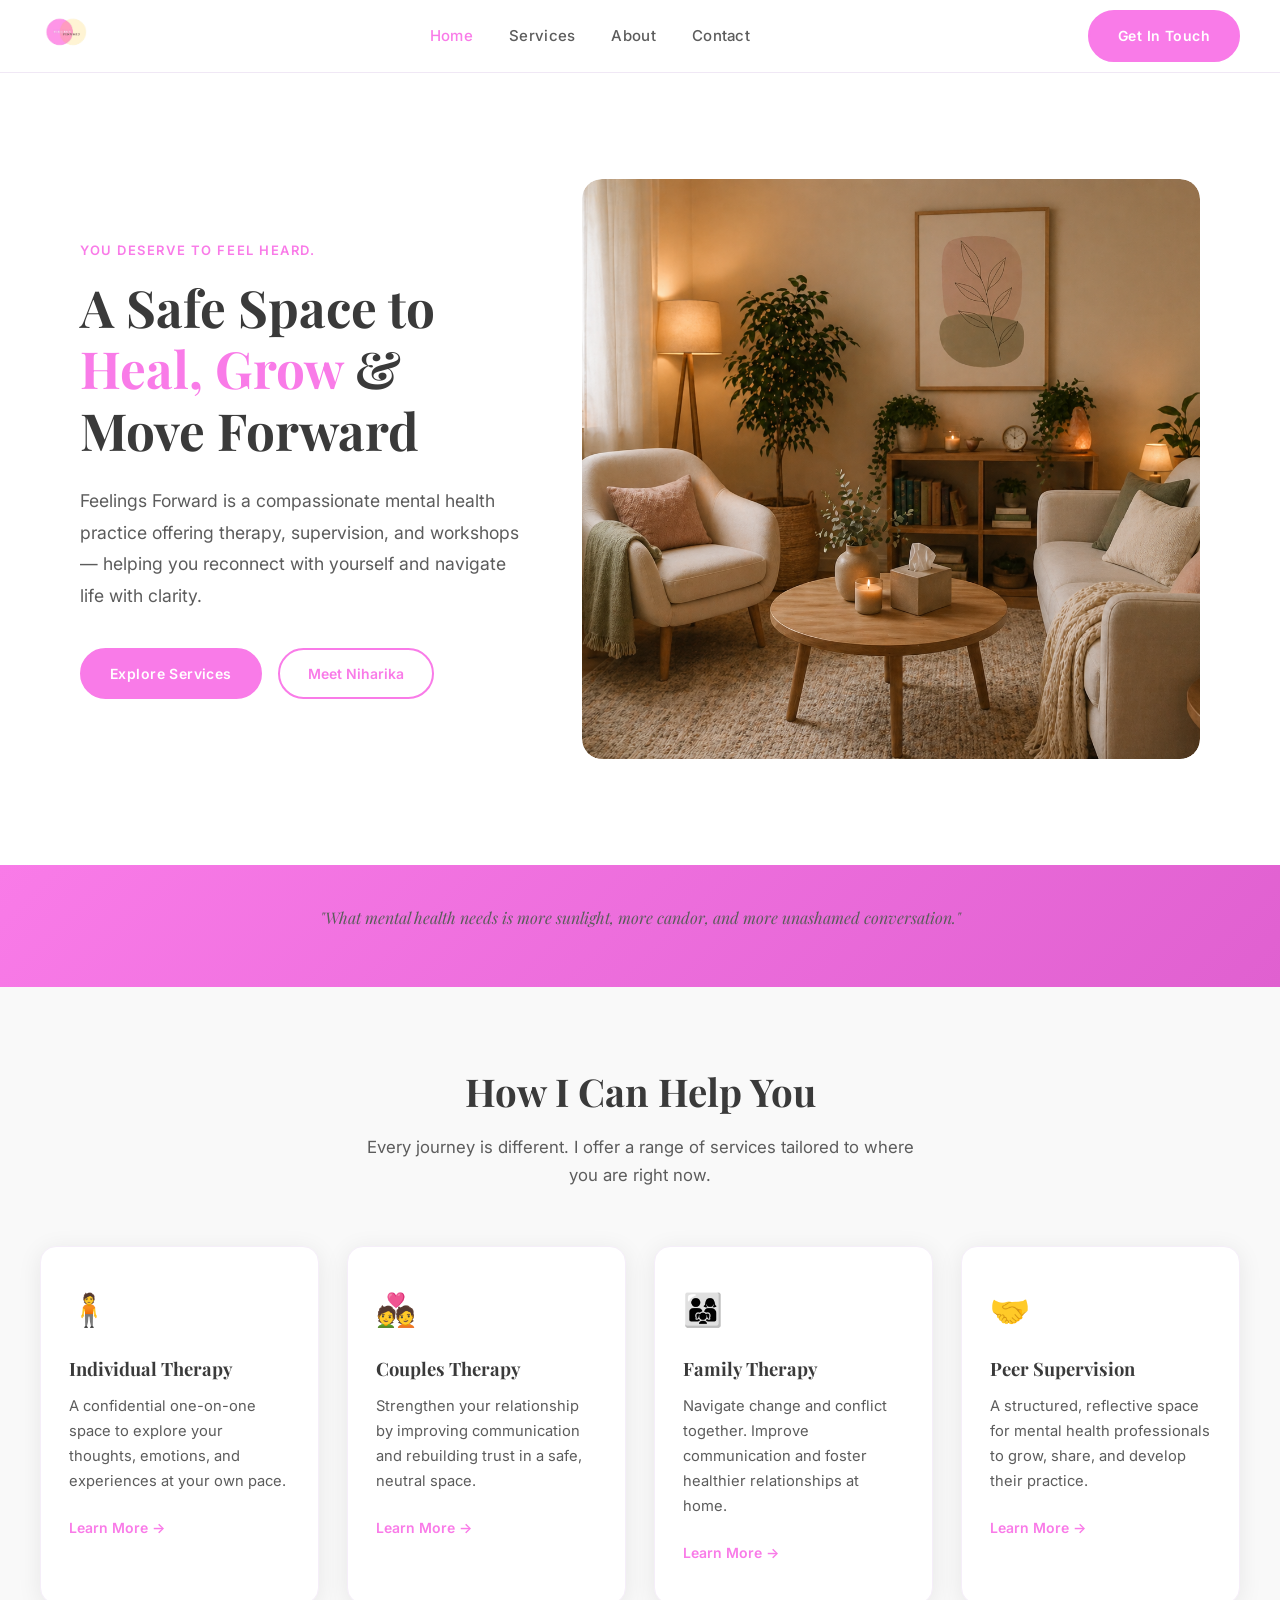
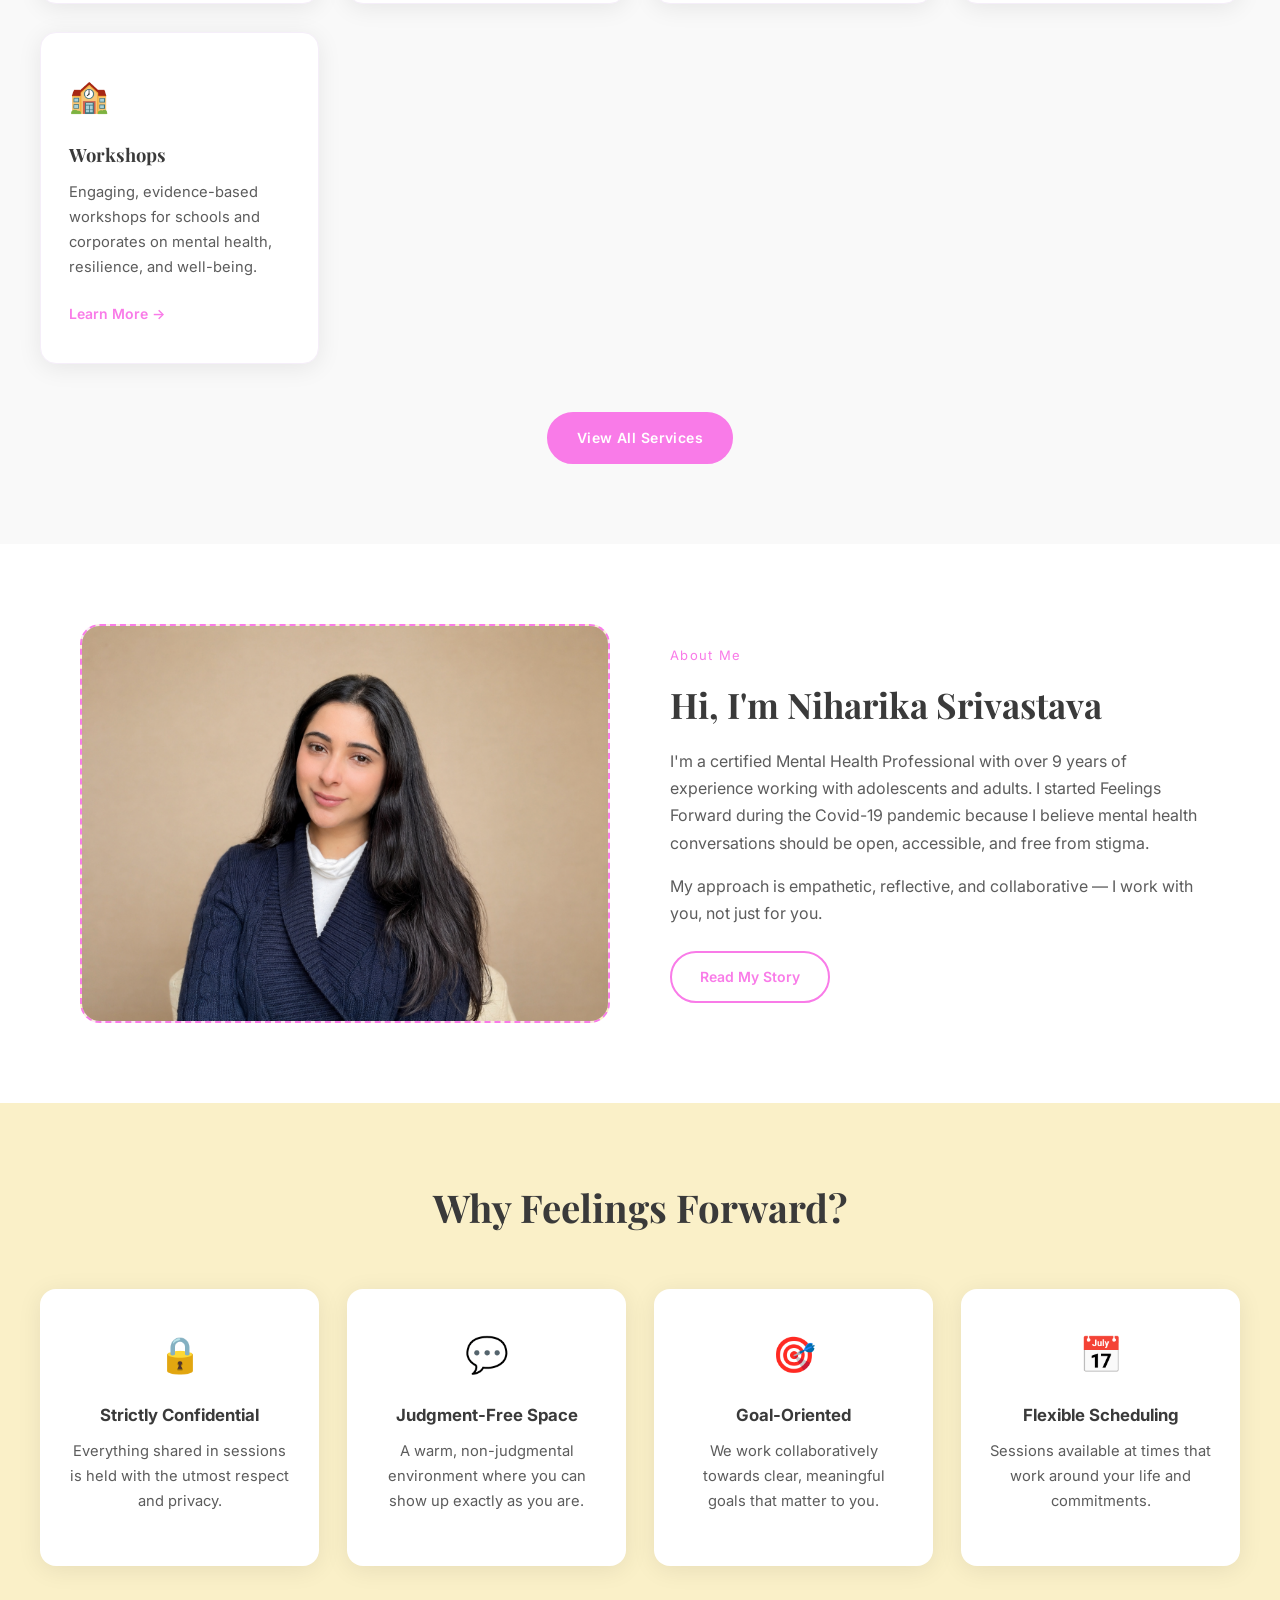
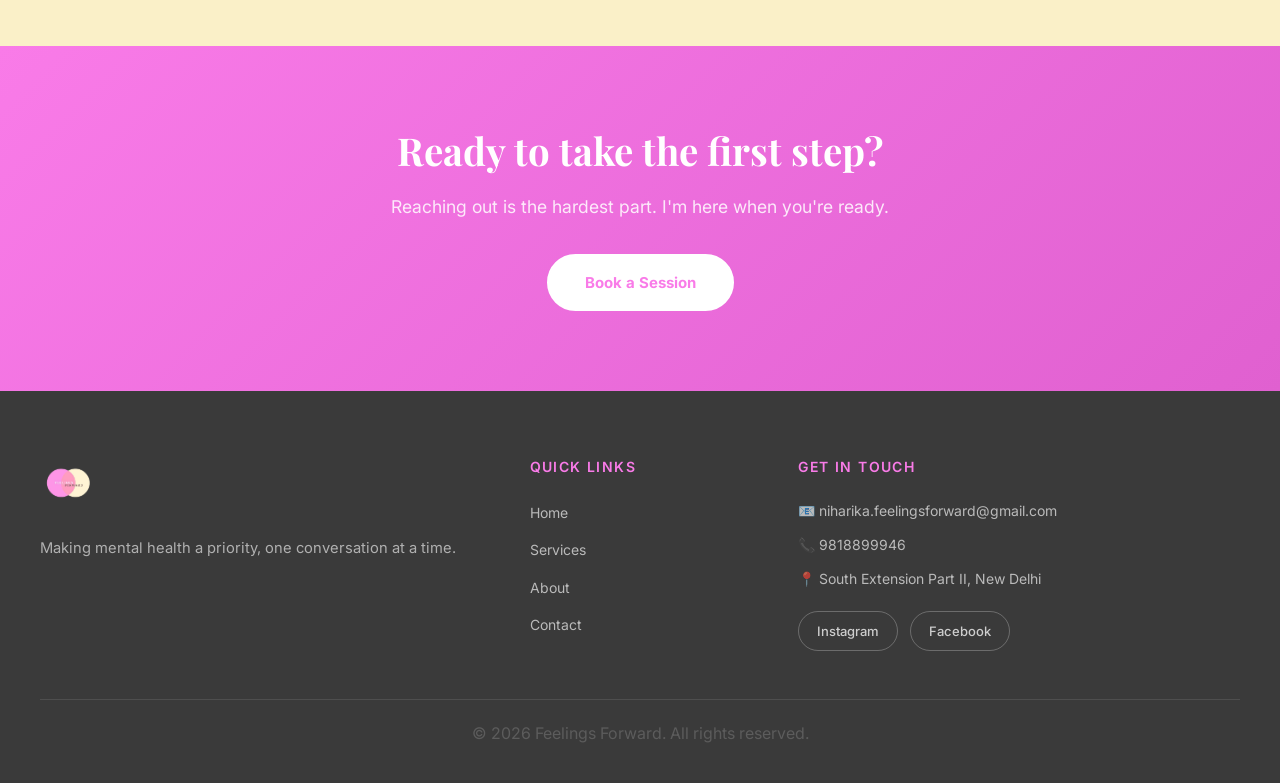
<file: index.html>
<!DOCTYPE html>
<html lang="en">
<head>
  <meta charset="UTF-8" />
  <meta name="viewport" content="width=device-width, initial-scale=1.0"/>
  <title>Feelings Forward | Mental Health Practice</title>
  <link rel="stylesheet" href="styles.css" />
  <link href="https://fonts.googleapis.com/css2?family=Playfair+Display:wght@400;600;700&family=Inter:wght@300;400;500;600&display=swap" rel="stylesheet"/>
</head>
<body>
  <!-- NAVBAR -->
  <nav class="navbar">
    <div class="nav-container">
      <a href="index.html" class="logo">
        <img src="logo.png" alt="Feelings Forward" class="logo-img"/>
      </a>
      <ul class="nav-links">
        <li><a href="index.html" class="active">Home</a></li>
        <li><a href="services.html">Services</a></li>
        <li><a href="about.html">About</a></li>
        <li><a href="contact.html">Contact</a></li>
      </ul>
      <a href="contact.html" class="btn-primary">Get In Touch</a>
      <div class="hamburger" onclick="toggleMenu()">
        <span></span><span></span><span></span>
      </div>
    </div>
  </nav>

  <!-- HERO -->
  <section class="hero">
    <div class="hero-content">
      <p class="hero-tagline">You deserve to feel heard.</p>
      <h1 class="hero-title">A Safe Space to <span class="highlight">Heal, Grow</span> & Move Forward</h1>
      <p class="hero-subtitle">Feelings Forward is a compassionate mental health practice offering therapy, supervision, and workshops — helping you reconnect with yourself and navigate life with clarity.</p>
      <div class="hero-buttons">
        <a href="services.html" class="btn-primary">Explore Services</a>
        <a href="about.html" class="btn-secondary">Meet Niharika</a>
      </div>
    </div>
    <div class="hero-image">
      <img src="hero-image.jpg" alt="Warm therapy room" class="hero-photo"/>
    </div>
  </section>

  <!-- INTRO STRIP -->
  <section class="intro-strip">
    <p>"What mental health needs is more sunlight, more candor, and more unashamed conversation."</p>
  </section>

  <!-- SERVICES PREVIEW -->
  <section class="section services-preview">
    <div class="section-header">
      <h2>How I Can Help You</h2>
      <p>Every journey is different. I offer a range of services tailored to where you are right now.</p>
    </div>
    <div class="services-grid">
      <div class="service-card">
        <div class="service-icon">🧍</div>
        <h3>Individual Therapy</h3>
        <p>A confidential one-on-one space to explore your thoughts, emotions, and experiences at your own pace.</p>
        <a href="services.html" class="card-link">Learn More →</a>
      </div>
      <div class="service-card">
        <div class="service-icon">💑</div>
        <h3>Couples Therapy</h3>
        <p>Strengthen your relationship by improving communication and rebuilding trust in a safe, neutral space.</p>
        <a href="services.html" class="card-link">Learn More →</a>
      </div>
      <div class="service-card">
        <div class="service-icon">👨‍👩‍👧</div>
        <h3>Family Therapy</h3>
        <p>Navigate change and conflict together. Improve communication and foster healthier relationships at home.</p>
        <a href="services.html" class="card-link">Learn More →</a>
      </div>
      <div class="service-card">
        <div class="service-icon">🤝</div>
        <h3>Peer Supervision</h3>
        <p>A structured, reflective space for mental health professionals to grow, share, and develop their practice.</p>
        <a href="services.html" class="card-link">Learn More →</a>
      </div>
      <div class="service-card">
        <div class="service-icon">🏫</div>
        <h3>Workshops</h3>
        <p>Engaging, evidence-based workshops for schools and corporates on mental health, resilience, and well-being.</p>
        <a href="services.html" class="card-link">Learn More →</a>
      </div>
    </div>
    <div class="section-cta">
      <a href="services.html" class="btn-primary">View All Services</a>
    </div>
  </section>

  <!-- ABOUT PREVIEW -->
  <section class="section about-preview">
   <div class="about-preview-image">
  <img src="niharika-home.jpg" alt="Niharika Srivastava" class="placeholder-img" style="width:100%;height:100%;object-fit:cover;border-radius:20px;" />
</div>
    </div>
    <div class="about-preview-content">
      <p class="section-label">About Me</p>
      <h2>Hi, I'm Niharika Srivastava</h2>
      <p>I'm a certified Mental Health Professional with over 9 years of experience working with adolescents and adults. I started Feelings Forward during the Covid-19 pandemic because I believe mental health conversations should be open, accessible, and free from stigma.</p>
      <p>My approach is empathetic, reflective, and collaborative — I work with you, not just for you.</p>
      <a href="about.html" class="btn-secondary">Read My Story</a>
    </div>
  </section>

  <!-- WHY FEELINGS FORWARD -->
  <section class="section why-section">
    <div class="section-header">
      <h2>Why Feelings Forward?</h2>
    </div>
    <div class="why-grid">
      <div class="why-card">
        <div class="why-icon">🔒</div>
        <h4>Strictly Confidential</h4>
        <p>Everything shared in sessions is held with the utmost respect and privacy.</p>
      </div>
      <div class="why-card">
        <div class="why-icon">💬</div>
        <h4>Judgment-Free Space</h4>
        <p>A warm, non-judgmental environment where you can show up exactly as you are.</p>
      </div>
      <div class="why-card">
        <div class="why-icon">🎯</div>
        <h4>Goal-Oriented</h4>
        <p>We work collaboratively towards clear, meaningful goals that matter to you.</p>
      </div>
      <div class="why-card">
        <div class="why-icon">📅</div>
        <h4>Flexible Scheduling</h4>
        <p>Sessions available at times that work around your life and commitments.</p>
      </div>
    </div>
  </section>

  <!-- CTA BANNER -->
  <section class="cta-banner">
    <h2>Ready to take the first step?</h2>
    <p>Reaching out is the hardest part. I'm here when you're ready.</p>
    <a href="contact.html" class="btn-white">Book a Session</a>
  </section>

  <!-- FOOTER -->
  <footer class="footer">
    <div class="footer-container">
      <div class="footer-brand">
        <img src="logo.png" alt="Feelings Forward" class="footer-logo"/>
        <p>Making mental health a priority, one conversation at a time.</p>
      </div>
      <div class="footer-links">
        <h4>Quick Links</h4>
        <ul>
          <li><a href="index.html">Home</a></li>
          <li><a href="services.html">Services</a></li>
          <li><a href="about.html">About</a></li>
          <li><a href="contact.html">Contact</a></li>
        </ul>
      </div>
      <div class="footer-contact">
        <h4>Get In Touch</h4>
        <p>📧 niharika.feelingsforward@gmail.com</p>
        <p>📞 9818899946</p>
        <p>📍 South Extension Part II, New Delhi</p>
        <div class="social-links">
          <a href="#" class="social-btn">Instagram</a>
          <a href="#" class="social-btn">Facebook</a>
        </div>
      </div>
    </div>
    <div class="footer-bottom">
      <p>© 2026 Feelings Forward. All rights reserved.</p>
    </div>
  </footer>

  <script src="script.js"></script>
</body>
</html>
</file>
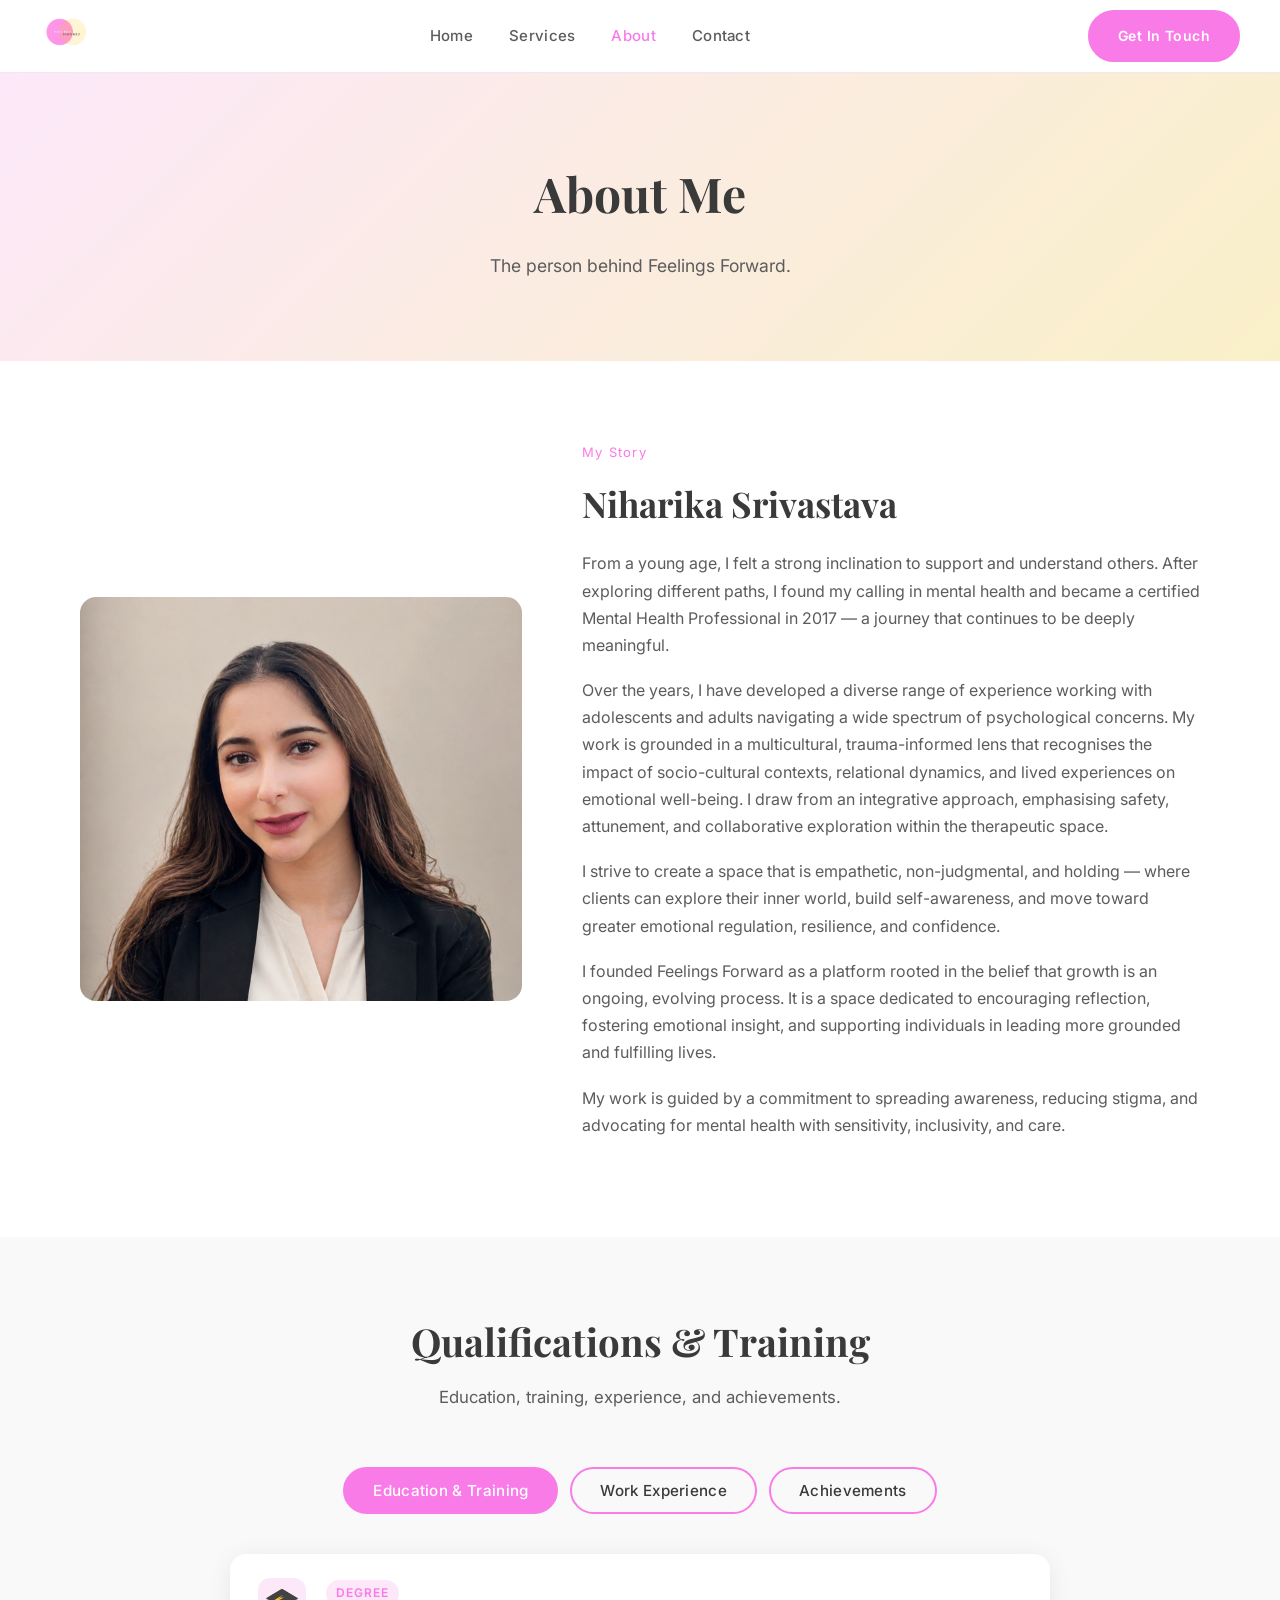
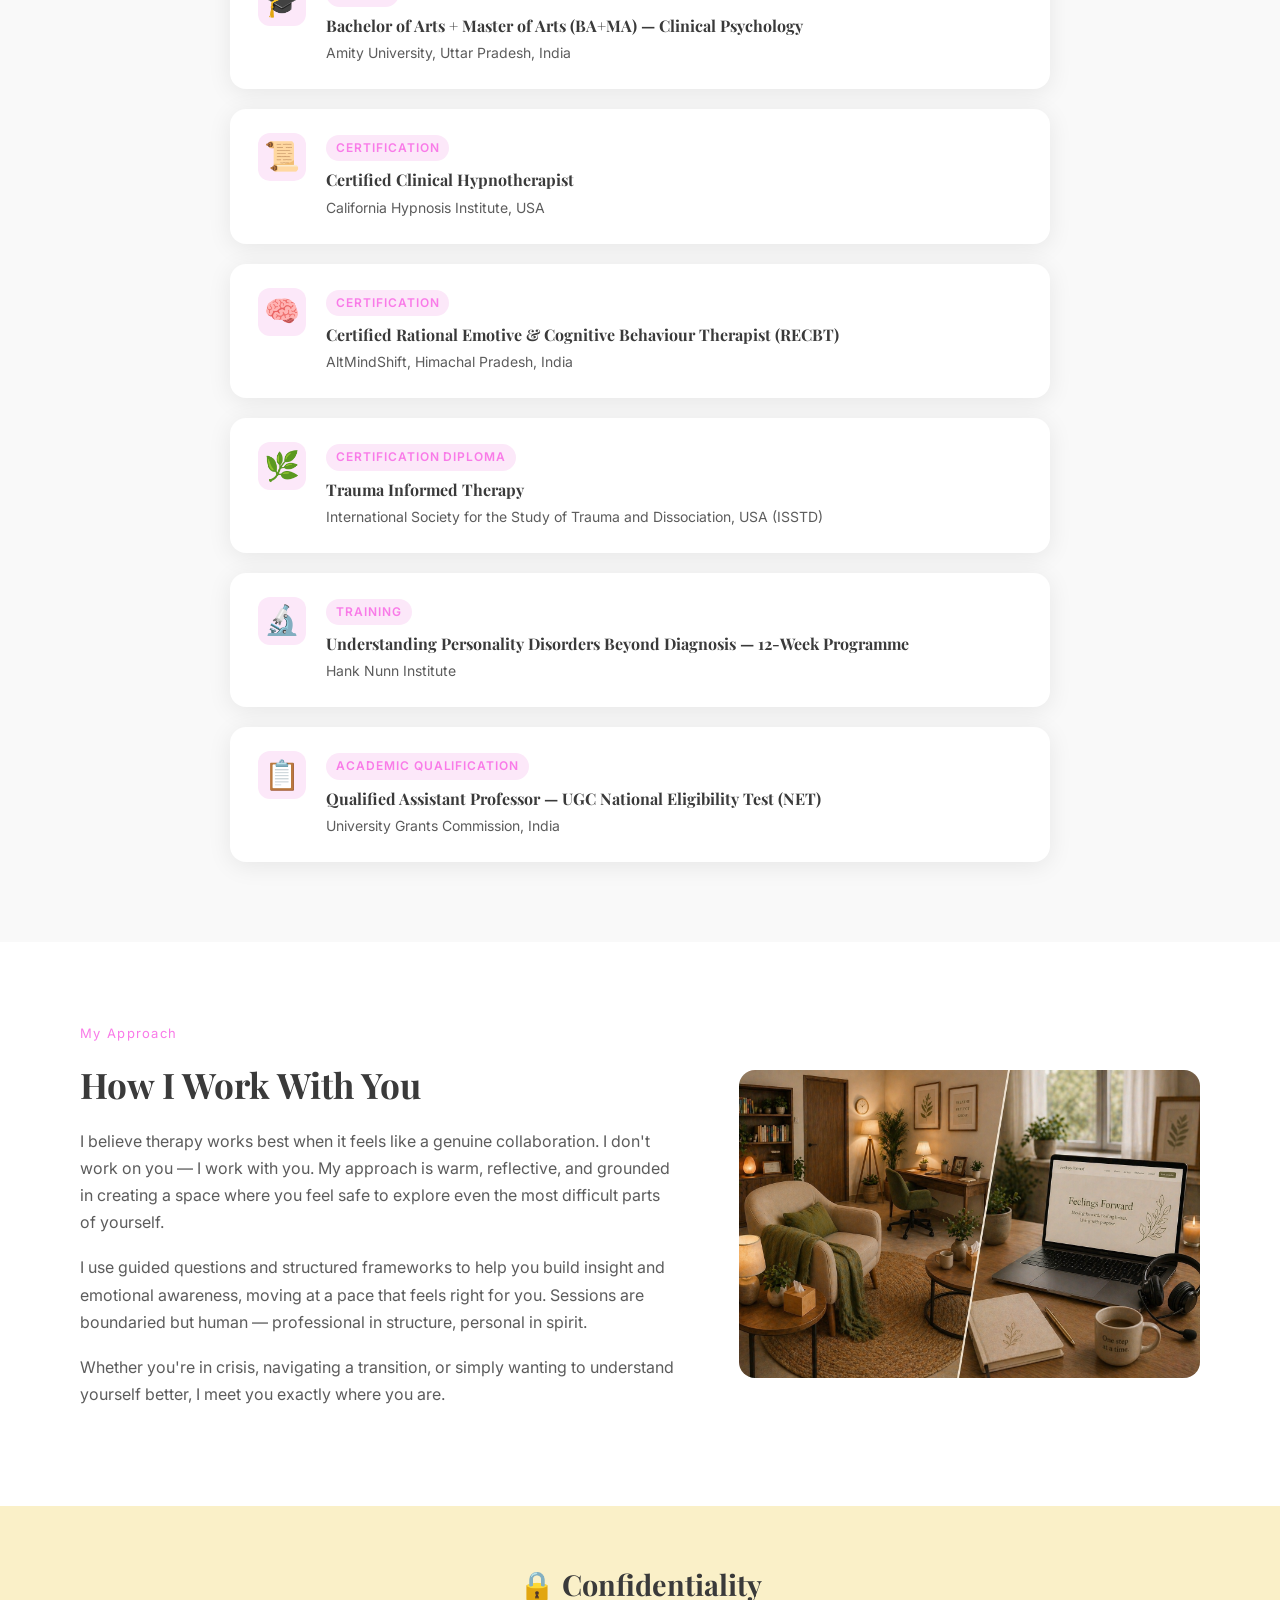
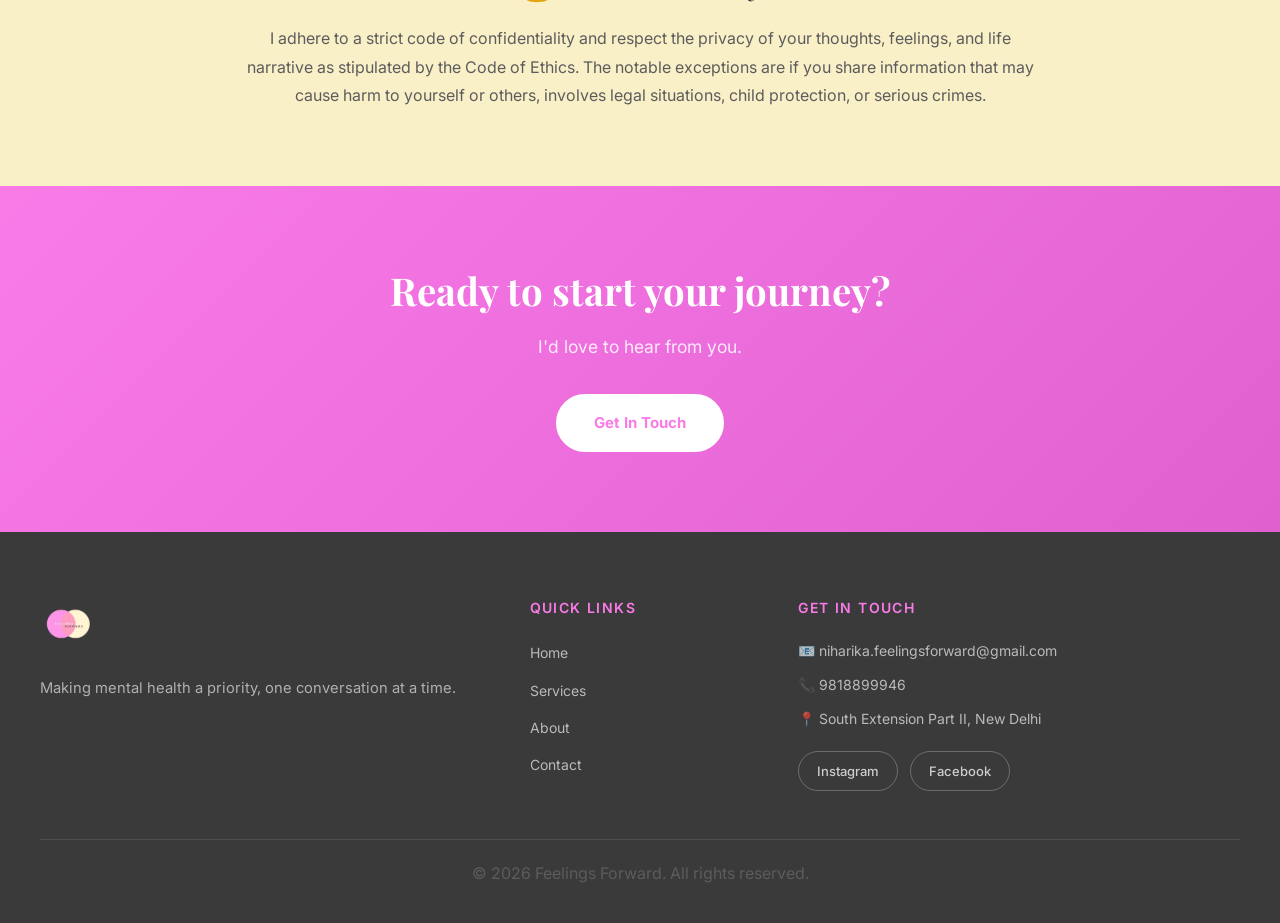
<file: about.html>
<!DOCTYPE html>
<html lang="en">
<head>
  <meta charset="UTF-8"/>
  <meta name="viewport" content="width=device-width, initial-scale=1.0"/>
  <title>About | Feelings Forward</title>
  <link rel="stylesheet" href="styles.css"/>
  <link href="https://fonts.googleapis.com/css2?family=Playfair+Display:wght@400;600;700&family=Inter:wght@300;400;500;600&display=swap" rel="stylesheet"/>
</head>
<body>

  <nav class="navbar">
    <div class="nav-container">
      <a href="index.html" class="logo">
        <img src="logo.png" alt="Feelings Forward" class="logo-img"/>
      </a>
      <ul class="nav-links">
        <li><a href="index.html">Home</a></li>
        <li><a href="services.html">Services</a></li>
        <li><a href="about.html" class="active">About</a></li>
        <li><a href="contact.html">Contact</a></li>
      </ul>
      <a href="contact.html" class="btn-primary">Get In Touch</a>
      <div class="hamburger" onclick="toggleMenu()">
        <span></span><span></span><span></span>
      </div>
    </div>
  </nav>

  <section class="page-header">
    <h1>About Me</h1>
    <p>The person behind Feelings Forward.</p>
  </section>

  <!-- ABOUT MAIN -->
  <section class="section about-main">
    <div class="about-main-image">
      <img src="niharika.jpg" alt="Niharika Srivastava" style="width:100%;height:100%;object-fit:cover;border-radius:16px;display:block;"/>
    </div>
    <div class="about-main-content">
      <p class="section-label">My Story</p>
      <h2>Niharika Srivastava</h2>
      <p>From a young age, I felt a strong inclination to support and understand others. After exploring different paths, I found my calling in mental health and became a certified Mental Health Professional in 2017 — a journey that continues to be deeply meaningful.</p>
      <p>Over the years, I have developed a diverse range of experience working with adolescents and adults navigating a wide spectrum of psychological concerns. My work is grounded in a multicultural, trauma-informed lens that recognises the impact of socio-cultural contexts, relational dynamics, and lived experiences on emotional well-being. I draw from an integrative approach, emphasising safety, attunement, and collaborative exploration within the therapeutic space.</p>
      <p>I strive to create a space that is empathetic, non-judgmental, and holding — where clients can explore their inner world, build self-awareness, and move toward greater emotional regulation, resilience, and confidence.</p>
      <p>I founded Feelings Forward as a platform rooted in the belief that growth is an ongoing, evolving process. It is a space dedicated to encouraging reflection, fostering emotional insight, and supporting individuals in leading more grounded and fulfilling lives.</p>
      <p>My work is guided by a commitment to spreading awareness, reducing stigma, and advocating for mental health with sensitivity, inclusivity, and care.</p>
    </div>
  </section>

  <!-- QUALIFICATIONS -->
  <section class="section qualifications-section">
    <div class="section-header">
      <h2>Qualifications &amp; Training</h2>
      <p>Education, training, experience, and achievements.</p>
    </div>

    <div class="qual-tabs">
      <button class="qual-tab-btn active" onclick="showQualTab('education', this)">Education &amp; Training</button>
      <button class="qual-tab-btn" onclick="showQualTab('experience', this)">Work Experience</button>
      <button class="qual-tab-btn" onclick="showQualTab('achievements', this)">Achievements</button>
    </div>

    <!-- EDUCATION & TRAINING TAB -->
    <div class="qual-tab-content active" id="qual-education">
      <div class="qual-timeline">

        <div class="qual-timeline-item">
          <div class="qual-timeline-icon">🎓</div>
          <div class="qual-timeline-body">
            <span class="qual-tag">Degree</span>
            <h4>Bachelor of Arts + Master of Arts (BA+MA) — Clinical Psychology</h4>
            <p class="qual-institution">Amity University, Uttar Pradesh, India</p>
          </div>
        </div>

        <div class="qual-timeline-item">
          <div class="qual-timeline-icon">📜</div>
          <div class="qual-timeline-body">
            <span class="qual-tag">Certification</span>
            <h4>Certified Clinical Hypnotherapist</h4>
            <p class="qual-institution">California Hypnosis Institute, USA</p>
          </div>
        </div>

        <div class="qual-timeline-item">
          <div class="qual-timeline-icon">🧠</div>
          <div class="qual-timeline-body">
            <span class="qual-tag">Certification</span>
            <h4>Certified Rational Emotive &amp; Cognitive Behaviour Therapist (RECBT)</h4>
            <p class="qual-institution">AltMindShift, Himachal Pradesh, India</p>
          </div>
        </div>

        <div class="qual-timeline-item">
          <div class="qual-timeline-icon">🌿</div>
          <div class="qual-timeline-body">
            <span class="qual-tag">Certification Diploma</span>
            <h4>Trauma Informed Therapy</h4>
            <p class="qual-institution">International Society for the Study of Trauma and Dissociation, USA (ISSTD)</p>
          </div>
        </div>

        <div class="qual-timeline-item">
          <div class="qual-timeline-icon">🔬</div>
          <div class="qual-timeline-body">
            <span class="qual-tag">Training</span>
            <h4>Understanding Personality Disorders Beyond Diagnosis — 12-Week Programme</h4>
            <p class="qual-institution">Hank Nunn Institute</p>
          </div>
        </div>

        <div class="qual-timeline-item">
          <div class="qual-timeline-icon">📋</div>
          <div class="qual-timeline-body">
            <span class="qual-tag">Academic Qualification</span>
            <h4>Qualified Assistant Professor — UGC National Eligibility Test (NET)</h4>
            <p class="qual-institution">University Grants Commission, India</p>
          </div>
        </div>

      </div>
    </div>

    <!-- WORK EXPERIENCE TAB -->
    <div class="qual-tab-content" id="qual-experience">
      <div class="qual-timeline">

        <div class="qual-timeline-item">
          <div class="qual-timeline-icon">💼</div>
          <div class="qual-timeline-body">
            <span class="qual-tag">2020 — Present</span>
            <h4>Counselling Psychologist</h4>
            <p class="qual-institution">Hope and Strength Initiative (HASI), New Delhi, India</p>
          </div>
        </div>

        <div class="qual-timeline-item">
          <div class="qual-timeline-icon">💼</div>
          <div class="qual-timeline-body">
            <span class="qual-tag">2018 — 2019</span>
            <h4>Counselling Psychologist</h4>
            <p class="qual-institution">Nirmal Chhaya Complex, Manas Foundation, New Delhi, India</p>
          </div>
        </div>

      </div>
    </div>

    <!-- ACHIEVEMENTS TAB -->
    <div class="qual-tab-content" id="qual-achievements">
      <div class="qual-timeline">

        <div class="qual-timeline-item">
          <div class="qual-timeline-icon">🏅</div>
          <div class="qual-timeline-body">
            <span class="qual-tag">2024</span>
            <h4>Delegate Keynote Speaker — National Conclave on Workplace Mental Well-being</h4>
            <p class="qual-institution">TOGETHER Mental Health Awareness Initiative, NSIC Business Park, New Delhi</p>
          </div>
        </div>

        <div class="qual-timeline-item">
          <div class="qual-timeline-icon">🥈</div>
          <div class="qual-timeline-body">
            <span class="qual-tag">2013 — 2017</span>
            <h4>Silver Medal &amp; Certificate — Top Academic Performance</h4>
            <p class="qual-institution">Amity University, Uttar Pradesh, India</p>
          </div>
        </div>

        <div class="qual-timeline-item">
          <div class="qual-timeline-icon">🏆</div>
          <div class="qual-timeline-body">
            <span class="qual-tag">2014 — 2016</span>
            <h4>Merit Certificate — Highest Academic Performance (2014–15 &amp; 2015–16)</h4>
            <p class="qual-institution">Amity University, Uttar Pradesh, India</p>
          </div>
        </div>

        <div class="qual-timeline-item">
          <div class="qual-timeline-icon">⭐</div>
          <div class="qual-timeline-body">
            <span class="qual-tag">School</span>
            <h4>Award for Highest Marks in 12th Boards — Biology &amp; Home Science</h4>
            <p class="qual-institution">Modern School, Vasant Vihar, New Delhi, India</p>
          </div>
        </div>

      </div>
    </div>

  </section>

  <!-- MY APPROACH -->
  <section class="section approach-section">
    <div class="approach-content">
      <p class="section-label">My Approach</p>
      <h2>How I Work With You</h2>
      <p>I believe therapy works best when it feels like a genuine collaboration. I don't work on you — I work with you. My approach is warm, reflective, and grounded in creating a space where you feel safe to explore even the most difficult parts of yourself.</p>
      <p>I use guided questions and structured frameworks to help you build insight and emotional awareness, moving at a pace that feels right for you. Sessions are boundaried but human — professional in structure, personal in spirit.</p>
      <p>Whether you're in crisis, navigating a transition, or simply wanting to understand yourself better, I meet you exactly where you are.</p>
    </div>
    <div class="approach-image">
      <img src="workspace.jpg" alt="Feelings Forward Workspace" style="width:100%;height:100%;object-fit:cover;border-radius:16px;display:block;"/>
    </div>
  </section>

  <!-- CONFIDENTIALITY -->
  <section class="confidentiality-section">
    <div class="conf-inner">
      <h2>🔒 Confidentiality</h2>
      <p>I adhere to a strict code of confidentiality and respect the privacy of your thoughts, feelings, and life narrative as stipulated by the Code of Ethics. The notable exceptions are if you share information that may cause harm to yourself or others, involves legal situations, child protection, or serious crimes.</p>
    </div>
  </section>

  <section class="cta-banner">
    <h2>Ready to start your journey?</h2>
    <p>I'd love to hear from you.</p>
    <a href="contact.html" class="btn-white">Get In Touch</a>
  </section>

  <footer class="footer">
    <div class="footer-container">
      <div class="footer-brand">
        <img src="logo.png" alt="Feelings Forward" class="footer-logo"/>
        <p>Making mental health a priority, one conversation at a time.</p>
      </div>
      <div class="footer-links">
        <h4>Quick Links</h4>
        <ul>
          <li><a href="index.html">Home</a></li>
          <li><a href="services.html">Services</a></li>
          <li><a href="about.html">About</a></li>
          <li><a href="contact.html">Contact</a></li>
        </ul>
      </div>
      <div class="footer-contact">
        <h4>Get In Touch</h4>
        <p>📧 niharika.feelingsforward@gmail.com</p>
        <p>📞 9818899946</p>
        <p>📍 South Extension Part II, New Delhi</p>
        <div class="social-links">
          <a href="#" class="social-btn">Instagram</a>
          <a href="#" class="social-btn">Facebook</a>
        </div>
      </div>
    </div>
    <div class="footer-bottom">
      <p>© 2026 Feelings Forward. All rights reserved.</p>
    </div>
  </footer>

  <script src="script.js"></script>
</body>
</html>
</file>
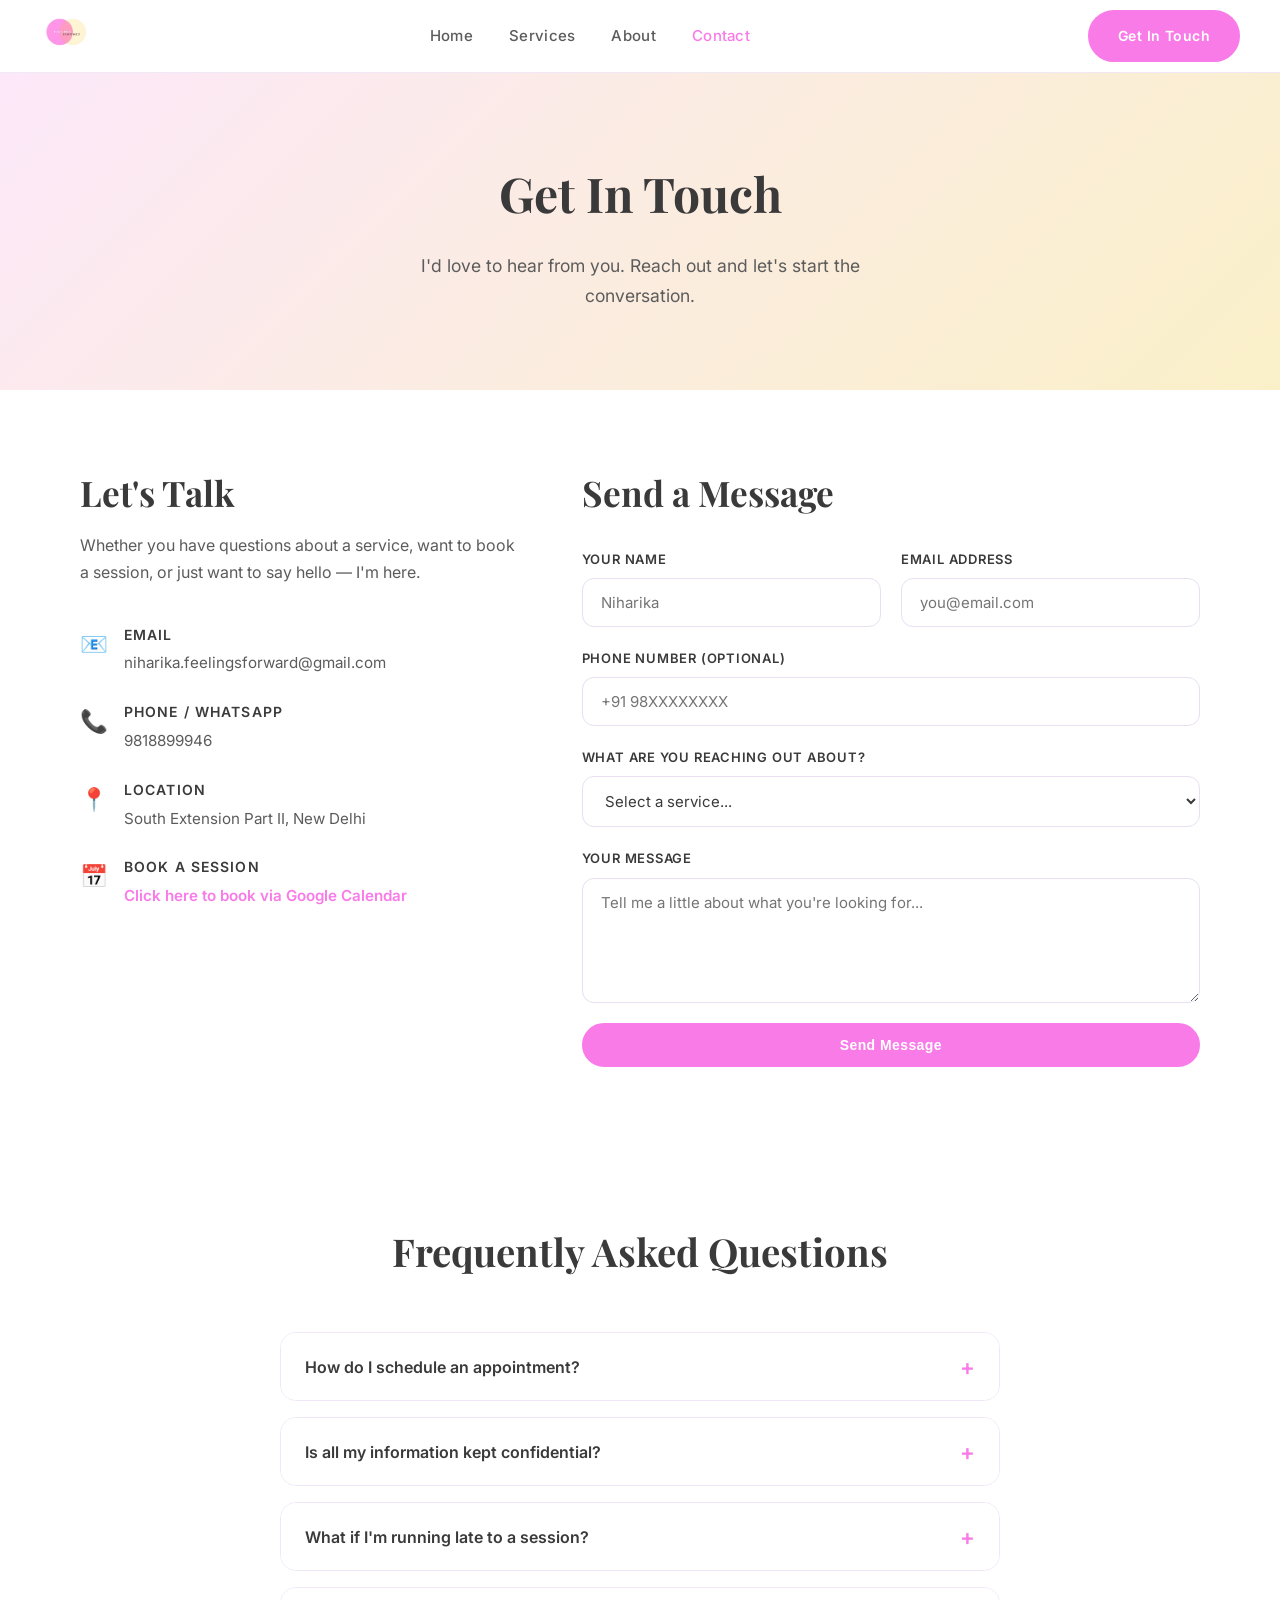
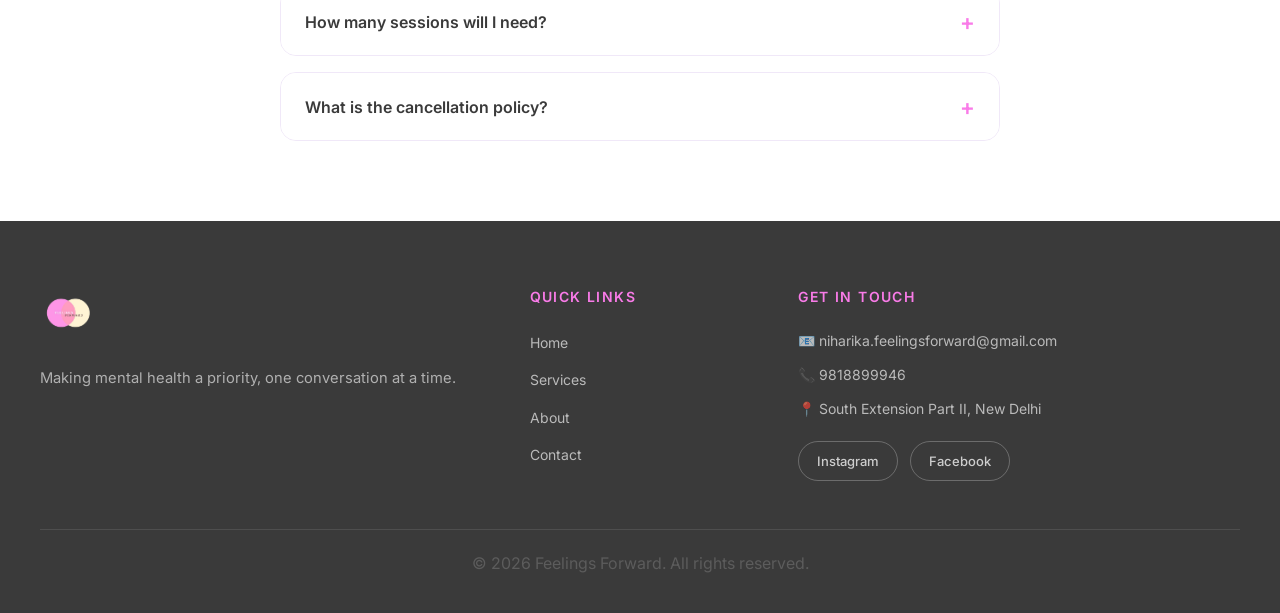
<file: contact.html>
<!DOCTYPE html>
<html lang="en">
<head>
  <meta charset="UTF-8"/>
  <meta name="viewport" content="width=device-width, initial-scale=1.0"/>
  <title>Contact | Feelings Forward</title>
  <link rel="stylesheet" href="styles.css"/>
  <link href="https://fonts.googleapis.com/css2?family=Playfair+Display:wght@400;600;700&family=Inter:wght@300;400;500;600&display=swap" rel="stylesheet"/>
</head>
<body>

  <nav class="navbar">
    <div class="nav-container">
      <a href="index.html" class="logo">
        <img src="logo.png" alt="Feelings Forward" class="logo-img"/>
      </a>
      <ul class="nav-links">
        <li><a href="index.html">Home</a></li>
        <li><a href="services.html">Services</a></li>
        <li><a href="about.html">About</a></li>
        <li><a href="contact.html" class="active">Contact</a></li>
      </ul>
      <a href="contact.html" class="btn-primary">Get In Touch</a>
      <div class="hamburger" onclick="toggleMenu()">
        <span></span><span></span><span></span>
      </div>
    </div>
  </nav>

  <section class="page-header">
    <h1>Get In Touch</h1>
    <p>I'd love to hear from you. Reach out and let's start the conversation.</p>
  </section>

  <section class="section contact-section">
    <div class="contact-info">
      <h2>Let's Talk</h2>
      <p>Whether you have questions about a service, want to book a session, or just want to say hello — I'm here.</p>
      <div class="contact-details">
        <div class="contact-item">
          <span class="contact-icon">📧</span>
          <div>
            <h4>Email</h4>
            <p>niharika.feelingsforward@gmail.com</p>
          </div>
        </div>
        <div class="contact-item">
          <span class="contact-icon">📞</span>
          <div>
            <h4>Phone / WhatsApp</h4>
            <p>9818899946</p>
          </div>
        </div>
        <div class="contact-item">
          <span class="contact-icon">📍</span>
          <div>
            <h4>Location</h4>
            <p>South Extension Part II, New Delhi</p>
          </div>
        </div>
        <div class="contact-item">
          <span class="contact-icon">📅</span>
          <div>
            <h4>Book a Session</h4>
            <p><a href="#" class="inline-link">Click here to book via Google Calendar</a></p>
          </div>
        </div>
      </div>
      <div class="social-links mt-20">
        <a href="#" class="social-btn">Instagram</a>
        <a href="#" class="social-btn">Facebook</a>
      </div>
    </div>

    <div class="contact-form-wrap">
      <h2>Send a Message</h2>
      <form class="contact-form" onsubmit="handleSubmit(event)">
        <div class="form-row">
          <div class="form-group">
            <label>Your Name</label>
            <input type="text" placeholder="Niharika" required/>
          </div>
          <div class="form-group">
            <label>Email Address</label>
            <input type="email" placeholder="you@email.com" required/>
          </div>
        </div>
        <div class="form-group">
          <label>Phone Number (optional)</label>
          <input type="tel" placeholder="+91 98XXXXXXXX"/>
        </div>
        <div class="form-group">
          <label>What are you reaching out about?</label>
          <select>
            <option value="">Select a service...</option>
            <option>Individual Therapy</option>
            <option>Couple Therapy</option>
            <option>Family Therapy</option>
            <option>Peer Supervision</option>
            <option>Workshops</option>
            <option>General Enquiry</option>
          </select>
        </div>
        <div class="form-group">
          <label>Your Message</label>
          <textarea rows="5" placeholder="Tell me a little about what you're looking for..."></textarea>
        </div>
        <button type="submit" class="btn-primary full-width">Send Message</button>
      </form>
      <div class="form-success" id="formSuccess">
        ✅ Thank you! I'll get back to you within 24 hours.
      </div>
    </div>
  </section>

  <!-- FAQ -->
  <section class="section faq-section">
    <div class="section-header">
      <h2>Frequently Asked Questions</h2>
    </div>
    <div class="faq-list">
      <div class="faq-item">
        <button class="faq-question" onclick="toggleFaq(this)">How do I schedule an appointment? <span>+</span></button>
        <div class="faq-answer">
          <p>You can book a session via email, phone/WhatsApp, Instagram, or Facebook. The standard session is 50–60 minutes and payment is made prior to the session.</p>
        </div>
      </div>
      <div class="faq-item">
        <button class="faq-question" onclick="toggleFaq(this)">Is all my information kept confidential? <span>+</span></button>
        <div class="faq-answer">
          <p>Yes. All information discussed in session is kept strictly confidential, except in cases where there is a risk of harm to yourself or others, or where legal obligations apply.</p>
        </div>
      </div>
      <div class="faq-item">
        <button class="faq-question" onclick="toggleFaq(this)">What if I'm running late to a session? <span>+</span></button>
        <div class="faq-answer">
          <p>Sessions will still end at the scheduled time. If you'd like to extend, additional time is charged at a pro-rated hourly rate.</p>
        </div>
      </div>
      <div class="faq-item">
        <button class="faq-question" onclick="toggleFaq(this)">How many sessions will I need? <span>+</span></button>
        <div class="faq-answer">
          <p>Therapy is a collaborative process. The number of sessions depends on your goals and pace — something we'll work out together in our early sessions.</p>
        </div>
      </div>
      <div class="faq-item">
        <button class="faq-question" onclick="toggleFaq(this)">What is the cancellation policy? <span>+</span></button>
        <div class="faq-answer">
          <p>Cancellations must be made at least 24 hours in advance. Late cancellations or no-shows will be charged the full session fee, as the slot cannot be reallocated to another client on short notice.</p>
        </div>
      </div>
    </div>
  </section>

  <footer class="footer">
    <div class="footer-container">
      <div class="footer-brand">
        <img src="logo.png" alt="Feelings Forward" class="footer-logo"/>
        <p>Making mental health a priority, one conversation at a time.</p>
      </div>
      <div class="footer-links">
        <h4>Quick Links</h4>
        <ul>
          <li><a href="index.html">Home</a></li>
          <li><a href="services.html">Services</a></li>
          <li><a href="about.html">About</a></li>
          <li><a href="contact.html">Contact</a></li>
        </ul>
      </div>
      <div class="footer-contact">
        <h4>Get In Touch</h4>
        <p>📧 niharika.feelingsforward@gmail.com</p>
        <p>📞 9818899946</p>
        <p>📍 South Extension Part II, New Delhi</p>
        <div class="social-links">
          <a href="#" class="social-btn">Instagram</a>
          <a href="#" class="social-btn">Facebook</a>
        </div>
      </div>
    </div>
    <div class="footer-bottom">
      <p>© 2026 Feelings Forward. All rights reserved.</p>
    </div>
  </footer>

  <script src="script.js"></script>
</body>
</html>
</file>
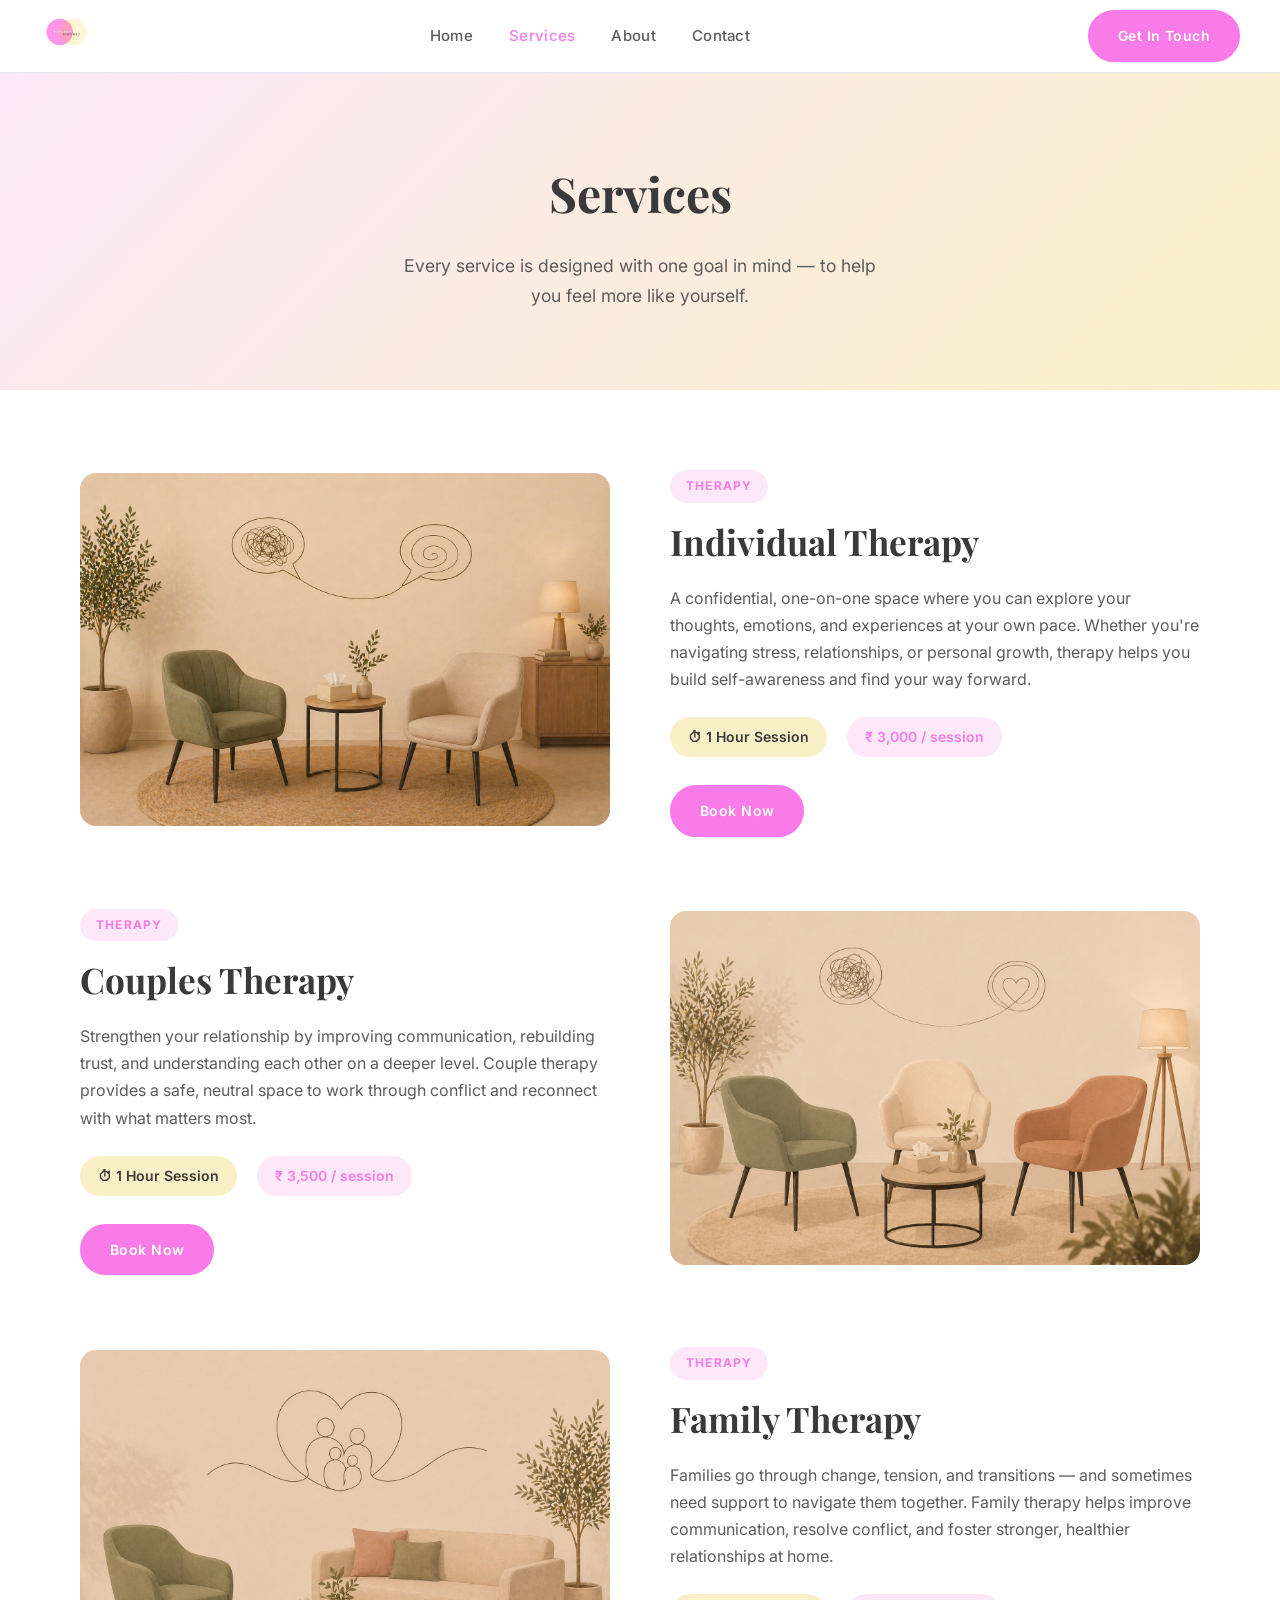
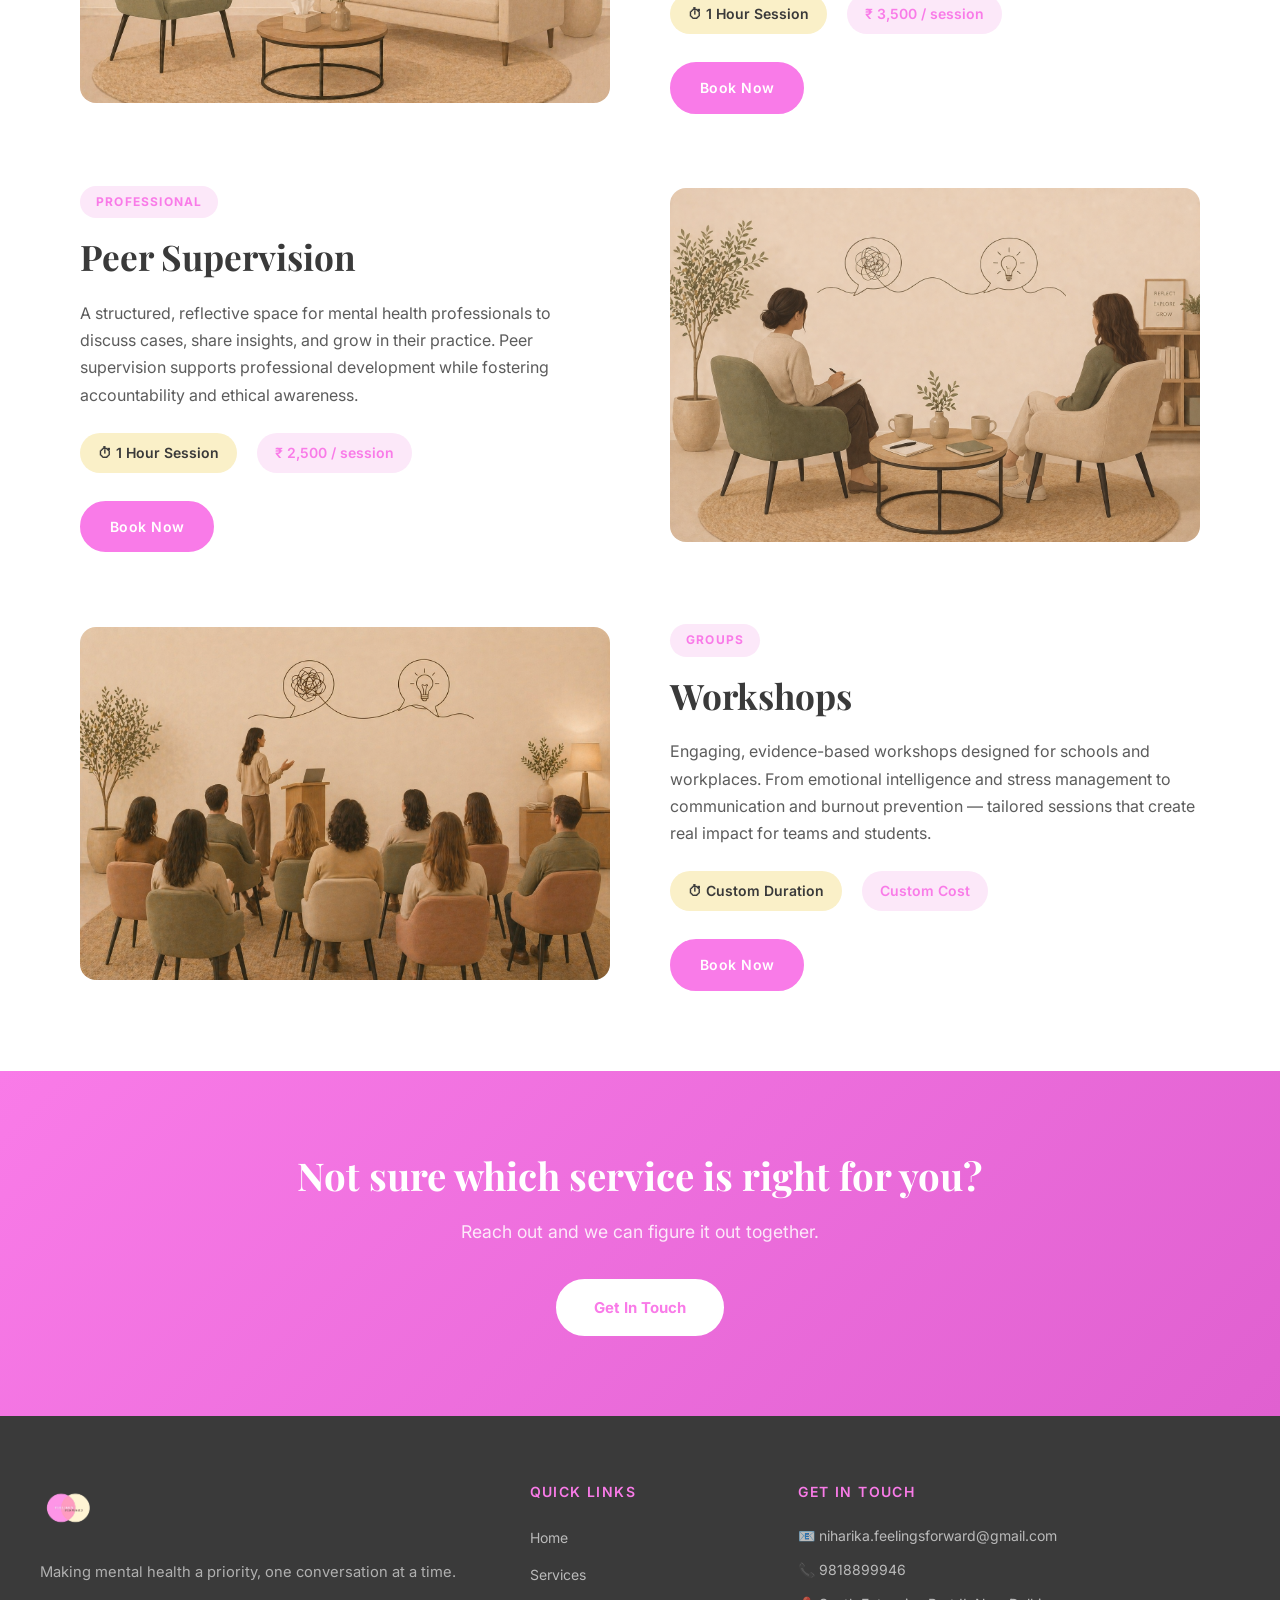
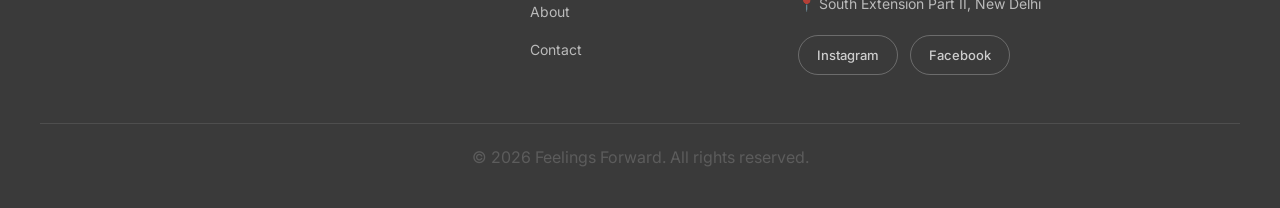
<file: services.html>
<!DOCTYPE html>
<html lang="en">
<head>
  <meta charset="UTF-8"/>
  <meta name="viewport" content="width=device-width, initial-scale=1.0"/>
  <title>Services | Feelings Forward</title>
  <link rel="stylesheet" href="styles.css"/>
  <link href="https://fonts.googleapis.com/css2?family=Playfair+Display:wght@400;600;700&family=Inter:wght@300;400;500;600&display=swap" rel="stylesheet"/>
</hea
<body>

  <nav class="navbar">
    <div class="nav-container">
      <a href="index.html" class="logo">
        <img src="logo.png" alt="Feelings Forward" class="logo-img"/>
      </a>
      <ul class="nav-links">
        <li><a href="index.html">Home</a></li>
        <li><a href="services.html" class="active">Services</a></li>
        <li><a href="about.html">About</a></li>
        <li><a href="contact.html">Contact</a></li>
      </ul>
      <a href="contact.html" class="btn-primary">Get In Touch</a>
      <div class="hamburger" onclick="toggleMenu()">
        <span></span><span></span><span></span>
      </div>
    </div>
  </nav>

  <!-- PAGE HEADER -->
  <section class="page-header">
    <h1>Services</h1>
    <p>Every service is designed with one goal in mind — to help you feel more like yourself.</p>
  </section>

  <!-- SERVICES -->
  <section class="section services-full">

    <div class="service-full-card">
      <div class="service-full-image">
        <img src="individual-therapy.jpg" alt="Individual Therapy" style="width:100%;height:100%;object-fit:cover;border-radius:16px;"/>
      </div>
      <div class="service-full-content">
        <div class="service-badge">Therapy</div>
        <h2>Individual Therapy</h2>
        <p>A confidential, one-on-one space where you can explore your thoughts, emotions, and experiences at your own pace. Whether you're navigating stress, relationships, or personal growth, therapy helps you build self-awareness and find your way forward.</p>
        <div class="service-meta">
          <span class="service-duration">⏱ 1 Hour Session</span>
          <span class="service-price">₹ 3,000 / session</span>
        </div>
        <a href="#" class="btn-primary book-btn">Book Now</a>
      </div>
    </div>

    <div class="service-full-card reverse">
      <div class="service-full-image">
        <img src="couple-therapy.jpg" alt="Couples Therapy" style="width:100%;height:100%;object-fit:cover;border-radius:16px;"/>
      </div>
      <div class="service-full-content">
        <div class="service-badge">Therapy</div>
        <h2>Couples Therapy</h2>
        <p>Strengthen your relationship by improving communication, rebuilding trust, and understanding each other on a deeper level. Couple therapy provides a safe, neutral space to work through conflict and reconnect with what matters most.</p>
        <div class="service-meta">
          <span class="service-duration">⏱ 1 Hour Session</span>
          <span class="service-price">₹ 3,500 / session</span>
        </div>
        <a href="#" class="btn-primary book-btn">Book Now</a>
      </div>
    </div>

    <div class="service-full-card">
      <div class="service-full-image">
        <img src="family-therapy.jpg" alt="Family Therapy" style="width:100%;height:100%;object-fit:cover;border-radius:16px;"/>
      </div>
      <div class="service-full-content">
        <div class="service-badge">Therapy</div>
        <h2>Family Therapy</h2>
        <p>Families go through change, tension, and transitions — and sometimes need support to navigate them together. Family therapy helps improve communication, resolve conflict, and foster stronger, healthier relationships at home.</p>
        <div class="service-meta">
          <span class="service-duration">⏱ 1 Hour Session</span>
          <span class="service-price">₹ 3,500 / session</span>
        </div>
        <a href="#" class="btn-primary book-btn">Book Now</a>
      </div>
    </div>

    <div class="service-full-card reverse">
      <div class="service-full-image">
        <img src="peer-supervision.jpg" alt="Peer Supervision" style="width:100%;height:100%;object-fit:cover;border-radius:16px;"/>
      </div>
      <div class="service-full-content">
        <div class="service-badge">Professional</div>
        <h2>Peer Supervision</h2>
        <p>A structured, reflective space for mental health professionals to discuss cases, share insights, and grow in their practice. Peer supervision supports professional development while fostering accountability and ethical awareness.</p>
        <div class="service-meta">
          <span class="service-duration">⏱ 1 Hour Session</span>
          <span class="service-price">₹ 2,500 / session</span>
        </div>
        <a href="#" class="btn-primary book-btn">Book Now</a>
      </div>
    </div>

    <div class="service-full-card">
      <div class="service-full-image">
        <img src="workshops.jpg" alt="Workshops" style="width:100%;height:100%;object-fit:cover;border-radius:16px;"/>
      </div>
      <div class="service-full-content">
        <div class="service-badge">Groups</div>
        <h2>Workshops</h2>
        <p>Engaging, evidence-based workshops designed for schools and workplaces. From emotional intelligence and stress management to communication and burnout prevention — tailored sessions that create real impact for teams and students.</p>
        <div class="service-meta">
          <span class="service-duration">⏱ Custom Duration</span>
          <span class="service-price">Custom Cost</span>
        </div>
        <a href="#" class="btn-primary book-btn">Book Now</a>
      </div>
    </div>

  </section>

  <!-- CTA BANNER -->
  <section class="cta-banner">
    <h2>Not sure which service is right for you?</h2>
    <p>Reach out and we can figure it out together.</p>
    <a href="contact.html" class="btn-white">Get In Touch</a>
  </section>

  <footer class="footer">
    <div class="footer-container">
      <div class="footer-brand">
        <img src="logo.png" alt="Feelings Forward" class="footer-logo"/>
        <p>Making mental health a priority, one conversation at a time.</p>
      </div>
      <div class="footer-links">
        <h4>Quick Links</h4>
        <ul>
          <li><a href="index.html">Home</a></li>
          <li><a href="services.html">Services</a></li>
          <li><a href="about.html">About</a></li>
          <li><a href="contact.html">Contact</a></li>
        </ul>
      </div>
      <div class="footer-contact">
        <h4>Get In Touch</h4>
        <p>📧 niharika.feelingsforward@gmail.com</p>
        <p>📞 9818899946</p>
        <p>📍 South Extension Part II, New Delhi</p>
        <div class="social-links">
          <a href="#" class="social-btn">Instagram</a>
          <a href="#" class="social-btn">Facebook</a>
        </div>
      </div>
    </div>
    <div class="footer-bottom">
      <p>© 2026 Feelings Forward. All rights reserved.</p>
    </div>
  </footer>

  <script src="script.js"></script>
</body>
</html>
</file>
<file: styles.css>
/* ===========================
   FEELINGS FORWARD - STYLES
   =========================== */

:root {
  --pink: #F97BE8;
  --pink-light: #fce8f9;
  --cream: #FAF0C8;
  --cream-dark: #f5e6a8;
  --dark: #3a3a3a;
  --grey: #5C5C5C;
  --light-grey: #f9f9f9;
  --white: #ffffff;
  --font-heading: 'Playfair Display', serif;
  --font-body: 'Inter', sans-serif;
  --shadow: 0 4px 24px rgba(0,0,0,0.08);
  --radius: 16px;
  --transition: all 0.3s ease;
}

* { margin: 0; padding: 0; box-sizing: border-box; }

html { scroll-behavior: smooth; }

body {
  font-family: var(--font-body);
  color: var(--dark);
  background: var(--white);
  line-height: 1.7;
}

/* ---- NAVBAR ---- */
.navbar {
  position: sticky;
  top: 0;
  z-index: 1000;
  background: rgba(255,255,255,0.96);
  backdrop-filter: blur(10px);
  border-bottom: 1px solid #f0e8f5;
  padding: 0 40px;
}

.nav-container {
  max-width: 1200px;
  margin: 0 auto;
  display: flex;
  align-items: center;
  justify-content: space-between;
  height: 72px;
}

.logo-img { height: 52px; width: auto; }

.nav-links {
  display: flex;
  list-style: none;
  gap: 36px;
}

.nav-links a {
  text-decoration: none;
  color: var(--grey);
  font-size: 15px;
  font-weight: 500;
  letter-spacing: 0.02em;
  transition: var(--transition);
}

.nav-links a:hover,
.nav-links a.active {
  color: var(--pink);
}

.hamburger { display: none; flex-direction: column; gap: 5px; cursor: pointer; }
.hamburger span { display: block; width: 24px; height: 2px; background: var(--grey); border-radius: 2px; transition: var(--transition); }

/* ---- BUTTONS ---- */
.btn-primary {
  display: inline-block;
  background: var(--pink);
  color: white;
  padding: 12px 28px;
  border-radius: 50px;
  text-decoration: none;
  font-weight: 600;
  font-size: 14px;
  letter-spacing: 0.03em;
  transition: var(--transition);
  border: 2px solid var(--pink);
  cursor: pointer;
}

.btn-primary:hover {
  background: #e060d0;
  border-color: #e060d0;
  transform: translateY(-2px);
  box-shadow: 0 8px 20px rgba(249,123,232,0.35);
}

.btn-secondary {
  display: inline-block;
  background: transparent;
  color: var(--pink);
  padding: 12px 28px;
  border-radius: 50px;
  text-decoration: none;
  font-weight: 600;
  font-size: 14px;
  border: 2px solid var(--pink);
  transition: var(--transition);
}

.btn-secondary:hover {
  background: var(--pink-light);
  transform: translateY(-2px);
}

.btn-white {
  display: inline-block;
  background: white;
  color: var(--pink);
  padding: 14px 36px;
  border-radius: 50px;
  text-decoration: none;
  font-weight: 700;
  font-size: 15px;
  transition: var(--transition);
  border: 2px solid white;
}

.btn-white:hover {
  background: transparent;
  color: white;
  transform: translateY(-2px);
}

.full-width { width: 100%; text-align: center; }

/* ---- SECTIONS ---- */
.section {
  max-width: 1200px;
  margin: 0 auto;
  padding: 80px 40px;
}

.section-header {
  text-align: center;
  margin-bottom: 56px;
}

.section-header h2 {
  font-family: var(--font-heading);
  font-size: 2.4rem;
  color: var(--dark);
  margin-bottom: 16px;
}

.section-header p {
  font-size: 1.05rem;
  color: var(--grey);
  max-width: 560px;
  margin: 0 auto;
}

.section-label {
  font-size: 13px;
  font-weight: 600
text-transform: uppercase;
  letter-spacing: 0.1em;
  color: var(--pink);
  display: block;
  margin-bottom: 8px;
}

h2 {
  font-family: var(--font-heading);
  font-size: 2.2rem;
  color: var(--dark);
  margin-bottom: 20px;
  line-height: 1.3;
}

h3 {
  font-family: var(--font-heading);
  font-size: 1.4rem;
  color: var(--dark);
  margin-bottom: 12px;
}

p {
  color: var(--grey);
  font-size: 1rem;
  margin-bottom: 16px;
}

/* ---- PLACEHOLDER IMAGES ---- */
.placeholder-img {
  background: linear-gradient(135deg, var(--pink-light), var(--cream));
  border-radius: var(--radius);
  display: flex;
  align-items: center;
  justify-content: center;
  width: 100%;
  height: 320px;
  color: var(--grey);
  font-size: 14px;
  font-weight: 500;
  border: 2px dashed var(--pink);
}

.large-placeholder { height: 460px; }
.hero-placeholder { height: 420px; border-radius: 24px; }

/* ---- HERO ---- */
.hero {
  max-width: 1200px;
  margin: 0 auto;
  padding: 80px 40px;
  display: grid;
  grid-template-columns: 1fr 1.4fr;
  gap: 60px;
  align-items: center;
  min-height: 88vh;
}

.hero-tagline {
  font-size: 13px;
  font-weight: 600;
  text-transform: uppercase;
  letter-spacing: 0.12em;
  color: var(--pink);
  margin-bottom: 16px;
}

.hero-title {
  font-family: var(--font-heading);
  font-size: 3.2rem;
  line-height: 1.2;
  color: var(--dark);
  margin-bottom: 24px;
}

.highlight {
  color: var(--pink);
  position: relative;
}

.hero-subtitle {
  font-size: 1.1rem;
  color: var(--grey);
  margin-bottom: 36px;
  line-height: 1.8;
  max-width: 500px;
}

.hero-buttons {
  display: flex;
  gap: 16px;
  flex-wrap: wrap;
}
.hero-image {
  overflow: hidden;
  border-radius: 20px;
}

.hero-photo {
  width: 100%;
  height: 580px;
  object-fit: cover;
  display: block;
  border-radius: 20px;
}

/* ---- INTRO STRIP ---- */
.intro-strip {
  background: linear-gradient(135deg, var(--pink), #e060d0);
  color: white;
  text-align: center;
  padding: 40px;
  font-family: var(--font-heading);
  font-size: 1.3rem;
  font-style: italic;
  line-height: 1.6;
}

/* ---- SERVICES PREVIEW ---- */
.services-preview { background: var(--light-grey); border-radius: 0; max-width: 100%; padding: 80px 40px; }

.services-grid {
  display: grid;
  grid-template-columns: repeat(auto-fit, minmax(220px, 1fr));
  gap: 28px;
  max-width: 1200px;
  margin: 0 auto 48px;
}

.service-card {
  background: white;
  border-radius: var(--radius);
  padding: 36px 28px;
  box-shadow: var(--shadow);
  transition: var(--transition);
  border: 1px solid #f5eef9;
}

.service-card:hover {
  transform: translateY(-6px);
  box-shadow: 0 12px 40px rgba(249,123,232,0.15);
}

.service-icon {
  font-size: 2rem;
  margin-bottom: 16px;
}

.service-card h3 {
  font-size: 1.15rem;
  margin-bottom: 10px;
}

.service-card p {
  font-size: 0.92rem;
  margin-bottom: 20px;
}

.card-link {
  color: var(--pink);
  text-decoration: none;
  font-weight: 600;
  font-size: 14px;
  transition: var(--transition);
}

.card-link:hover { letter-spacing: 0.03em; }

.section-cta { text-align: center; }

/* ---- ABOUT PREVIEW ---- */
.about-preview {
  display: grid;
  grid-template-columns: 1fr 1fr;
  gap: 60px;
  align-items: center;
}

.about-preview-content h2 { margin-bottom: 20px; }
.about-preview-content p { margin-bottom: 16px; }
.about-preview-content .btn-secondary { margin-top: 8px; }

/* ---- WHY SECTION ---- */
.why-section { background: var(--cream); max-width: 100%; padding: 80px 40px; }

.why-grid {
  display: grid;
  grid-template-columns: repeat(auto-fit, minmax(220px, 1fr));
  gap: 28px;
  max-width: 1200px;
  margin: 0 auto;
}

.why-card {
  background: white;
  border-radius: var(--radius);
  padding: 36px 28px;
  text-align: center;
  box-shadow: var(--shadow);
  transition: var(--transition);
}

.why-card:hover { transform: translateY(-4px); }

.why-icon { font-size: 2.2rem; margin-bottom: 16px; }
.why-card h4 { font-size: 1.05rem; margin-bottom: 10px; color: var(--dark); }
.why-card p { font-size: 0.92rem; }

/* ---- CTA BANNER ---- */
.cta-banner {
  background: linear-gradient(135deg, #f97be8, #e060d0);
  text-align: center;
  padding: 80px 40px;
  color: white;
}

.cta-banner h2 {
  font-family: var(--font-heading);
  font-size: 2.4rem;
  color: white;
  margin-bottom: 16px;
}

.cta-banner p {
  color: rgba(255,255,255,0.85);
  font-size: 1.1rem;
  margin-bottom: 32px;
}

/* ---- FOOTER ---- */
.footer {
  background: var(--dark);
  color: white;
  padding: 64px 40px 0;
}

.footer-container {
  max-width: 1200px;
  margin: 0 auto;
  display: grid;
  grid-template-columns: 2fr 1fr 2fr;
  gap: 48px;
  padding-bottom: 48px;
  border-bottom: 1px solid rgba(255,255,255,0.1);
}

.footer-logo { height: 56px; margin-bottom: 16px; }

.footer-brand p { color: rgba(255,255,255,0.6); font-size: 0.92rem; }

.footer-links h4,
.footer-contact h4 {
  font-size: 14px;
  font-weight: 600;
  text-transform: uppercase;
  letter-spacing: 0.1em;
  color: var(--pink);
  margin-bottom: 20px;
}

.footer-links ul { list-style: none; }
.footer-links ul li { margin-bottom: 10px; }
.footer-links ul li a {
  color: rgba(255,255,255,0.65);
  text-decoration: none;
  font-size: 14px;
  transition: var(--transition);
}
.footer-links ul li a:hover { color: var(--pink); }

.footer-contact p {
  color: rgba(255,255,255,0.65);
  font-size: 14px;
  margin-bottom: 10px;
}

.social-links { display: flex; gap: 12px; margin-top: 20px; }

.social-btn {
  display: inline-block;
  padding: 8px 18px;
  border: 1px solid rgba(255,255,255,0.25);
  border-radius: 50px;
  color: rgba(255,255,255,0.75);
  text-decoration: none;
  font-size: 13px;
  font-weight: 500;
  transition: var(--transition);
}

.social-btn:hover {
  background: var(--pink);
  border-color: var(--pink);
  color: white;
}

.footer-bottom {
  text-align: center;
  padding: 20px 0;
  color: rgba(255,255,255,0.35);
  font-size: 13px;
}

/* ---- PAGE HEADER ---- */
.page-header {
  background: linear-gradient(135deg, var(--pink-light), var(--cream));
  text-align: center;
  padding: 80px 40px;
}

.page-header h1 {
  font-family: var(--font-heading);
  font-size: 3rem;
  color: var(--dark);
  margin-bottom: 16px;
}

.page-header p {
  font-size: 1.1rem;
  color: var(--grey);
  max-width: 500px;
  margin: 0 auto;
}

/* ---- SERVICES FULL PAGE ---- */
.services-full {
  display: flex;
  flex-direction: column;
  gap: 72px;
}

.service-full-card {
  display: grid;
  grid-template-columns: 1fr 1fr;
  gap: 60px;
  align-items: center;
}

.service-full-card.reverse { direction: rtl; }
.service-full-card.reverse > * { direction: ltr; }

.service-badge {
  display: inline-block;
  background: var(--pink-light);
  color: var(--pink);
  font-size: 12px;
  font-weight: 700;
  text-transform: uppercase;
  letter-spacing: 0.1em;
  padding: 6px 16px;
  border-radius: 50px;
  margin-bottom: 16px;
}

.service-meta {
  display: flex;
  gap: 20px;
  margin: 24px 0 28px;
  flex-wrap: wrap;
}

.service-duration,
.service-price {
  font-size: 14px;
  font-weight: 600;
  padding: 8px 18px;
  border-radius: 50px;
  background: var(--cream);
  color: var(--dark);
}

.service-price { background: var(--pink-light); color: var(--pink); }

/* ---- ABOUT PAGE ---- */
.about-main {
  display: grid;
  grid-template-columns: 1fr 1.4fr;
  gap: 60px;
  align-items: center;
}

.about-main-content p { margin-bottom: 18px; }
.about-main-content h2 { margin-bottom: 24px; }

.qualifications-section { background: var(--light-grey); max-width: 100%; padding: 80px 40px; }

.qual-tabs {
  display: flex;
  gap: 12px;
  justify-content: center;
  margin-bottom: 40px;
  flex-wrap: wrap;
}

.qual-tab-btn {
  padding: 12px 28px;
  border: 2px solid var(--pink);
  background: transparent;
  color: var(--dark);
  border-radius: 50px;
  font-family: var(--font-body);
  font-size: 0.95rem;
  font-weight: 500;
  cursor: pointer;
  transition: var(--transition);
  letter-spacing: 0.02em;
}

.qual-tab-btn:hover,
.qual-tab-btn.active {
  background: var(--pink);
  color: white;
}

.qual-tab-content {
  display: none;
}

.qual-tab-content.active {
  display: block;
}

.qual-timeline {
  max-width: 820px;
  margin: 0 auto;
  display: flex;
  flex-direction: column;
  gap: 20px;
}

.qual-timeline-item {
  display: flex;
  align-items: flex-start;
  gap: 20px;
  background: white;
  border-radius: var(--radius);
  padding: 24px 28px;
  box-shadow: var(--shadow);
  transition: var(--transition);
}

.qual-timeline-item:hover {
  transform: translateY(-3px);
  box-shadow: 0 8px 32px rgba(0,0,0,0.10);
}

.qual-timeline-icon {
  font-size: 1.8rem;
  flex-shrink: 0;
  width: 48px;
  height: 48px;
  display: flex;
  align-items: center;
  justify-content: center;
  background: var(--pink-light);
  border-radius: 12px;
}

.qual-timeline-body {
  flex: 1;
}

.qual-tag {
  display: inline-block;
  font-size: 0.75rem;
  font-weight: 600;
  letter-spacing: 0.08em;
  text-transform: uppercase;
  color: var(--pink);
  background: var(--pink-light);
  padding: 3px 10px;
  border-radius: 20px;
  margin-bottom: 8px;
}

.qual-timeline-body h4 {
  font-family: var(--font-heading);
  font-size: 1rem;
  color: var(--dark);
  margin-bottom: 4px;
  line-height: 1.4;
}

.qual-institution {
  font-size: 0.875rem;
  color: var(--grey);
  margin: 0;
}

@media (max-width: 600px) {
  .qual-timeline-item { flex-direction: column; gap: 12px; }
  .qual-tab-btn { padding: 10px 18px; font-size: 0.875rem; }
}

.approach-section {
  display: grid;
  grid-template-columns: 1.3fr 1fr;
  gap: 60px;
  align-items: center;
}

.approach-content p { margin-bottom: 18px; }

.confidentiality-section {
  background: var(--cream);
  padding: 60px 40px;
}

.conf-inner {
  max-width: 800px;
  margin: 0 auto;
  text-align: center;
}

.conf-inner h2 {
  font-family: var(--font-heading);
  font-size: 1.8rem;
  margin-bottom: 20px;
  color: var(--dark);
}

.conf-inner p { font-size: 1rem; color: var(--grey); line-height: 1.8; }

/* ---- CONTACT PAGE ---- */
.contact-section {
  display: grid;
  grid-template-columns: 1fr 1.4fr;
  gap: 60px;
  align-items: start;
}

.contact-info h2 { margin-bottom: 16px; }
.contact-info > p { margin-bottom: 36px; }

.contact-details { display: flex; flex-direction: column; gap: 24px; }

.contact-item {
  display: flex;
  gap: 16px;
  align-items: flex-start;
}

.contact-icon { font-size: 1.4rem; margin-top: 2px; }

.contact-item h4 {
  font-size: 14px;
  font-weight: 600;
  text-transform: uppercase;
  letter-spacing: 0.08em;
  color: var(--dark);
  margin-bottom: 4px;
}

.contact-item p { font-size: 0.95rem; color: var(--grey); margin: 0; }

.inline-link {
  color: var(--pink);
  text-decoration: none;
  font-weight: 600;
}

.inline-link:hover { text-decoration: underline; }
.mt-20 { margin-top: 24px; }

.contact-form-wrap h2 { margin-bottom: 32px; }

.contact-form { display: flex; flex-direction: column; gap: 20px; }

.form-row {
  display: grid;
  grid-template-columns: 1fr 1fr;
  gap: 20px;
}

.form-group { display: flex; flex-direction: column; gap: 8px; }

.form-group label {
  font-size: 13px;
  font-weight: 600;
  color: var(--dark);
  text-transform: uppercase;
  letter-spacing: 0.06em;
}

.form-group input,
.form-group select,
.form-group textarea {
  padding: 14px 18px;
  border: 1.5px solid #e8dff0;
  border-radius: 12px;
  font-family: var(--font-body);
  font-size: 15px;
  color: var(--dark);
  background: white;
  outline: none;
  transition: var(--transition);
}

.form-group input:focus,
.form-group select:focus,
.form-group textarea:focus {
  border-color: var(--pink);
  box-shadow: 0 0 0 3px rgba(249,123,232,0.12);
}

.form-group textarea { resize: vertical; }

.form-success {
  display: none;
  background: #e8f5e9;
  color: #2e7d32;
  padding: 16px 20px;
  border-radius: 12px;
  font-weight: 500;
  margin-top: 16px;
}

/* ---- FAQ ---- */
.faq-section { max-width: 800px; }

.faq-list { display: flex; flex-direction: column; gap: 16px; }

.faq-item {
  border: 1.5px solid #f0e8f8;
  border-radius: var(--radius);
  overflow: hidden;
}

.faq-question {
  width: 100%;
  background: white;
  border: none;
  padding: 20px 24px;
  text-align: left;
  font-family: var(--font-body);
  font-size: 1rem;
  font-weight: 600;
  color: var(--dark);
  cursor: pointer;
  display: flex;
  justify-content: space-between;
  align-items: center;
  transition: var(--transition);
}

.faq-question:hover { background: var(--pink-light); }
.faq-question span { font-size: 1.4rem; color: var(--pink); transition: var(--transition); }

.faq-answer {
  display: none;
  padding: 0 24px 20px;
  background: white;
}

.faq-answer p { margin: 0; font-size: 0.96rem; }

/* ---- RESPONSIVE ---- */
@media (max-width: 900px) {
  .hero,
  .about-preview,
  .service-full-card,
  .service-full-card.reverse,
  .about-main,
  .approach-section,
  .contact-section {
    grid-template-columns: 1fr;
    direction: ltr;
  }

  .hero { min-height: auto; padding: 60px 24px; }
  .hero-title { font-size: 2.4rem; }
  .hero-image { order: -1; }

  .footer-container {
    grid-template-columns: 1fr;
    gap: 32px;
  }

  .section { padding: 60px 24px; }
  .services-preview,
  .why-section,
  .qualifications-section { padding: 60px 24px; }

  .form-row { grid-template-columns: 1fr; }
}

@media (max-width: 640px) {
  .nav-links,
  .navbar .btn-primary { display: none; }
  .hamburger { display: flex; }
  .hero-title { font-size: 2rem; }
  .section-header h2 { font-size: 1.8rem; }
  .page-header h1 { font-size: 2.2rem; }
  .cta-banner h2 { font-size: 1.8rem; }

  .nav-links.open {
    display: flex;
    flex-direction: column;
    position: fixed;
    top: 72px;
    left: 0;
    right: 0;
    background: white;
    padding: 24px;
    gap: 20px;
    border-bottom: 1px solid #f0e8f5;
    box-shadow: var(--shadow);
  }
}
</file>
